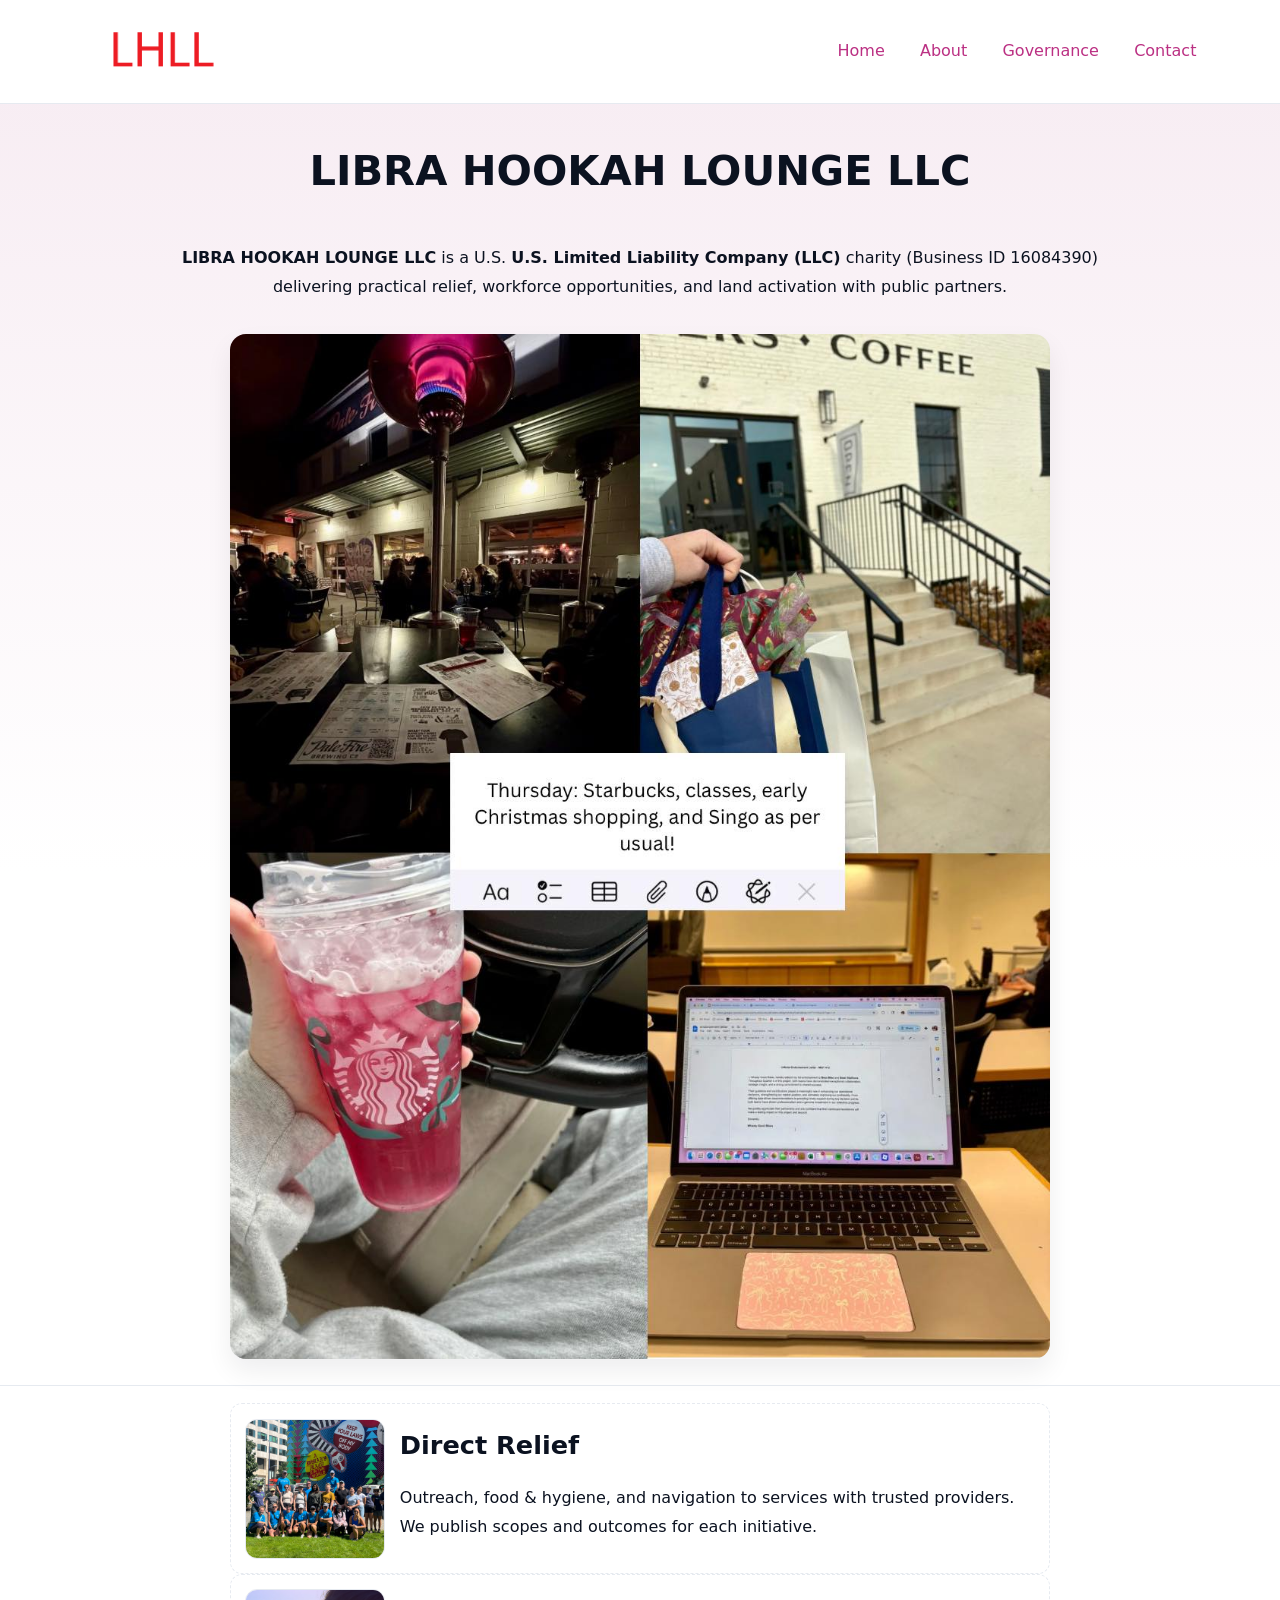
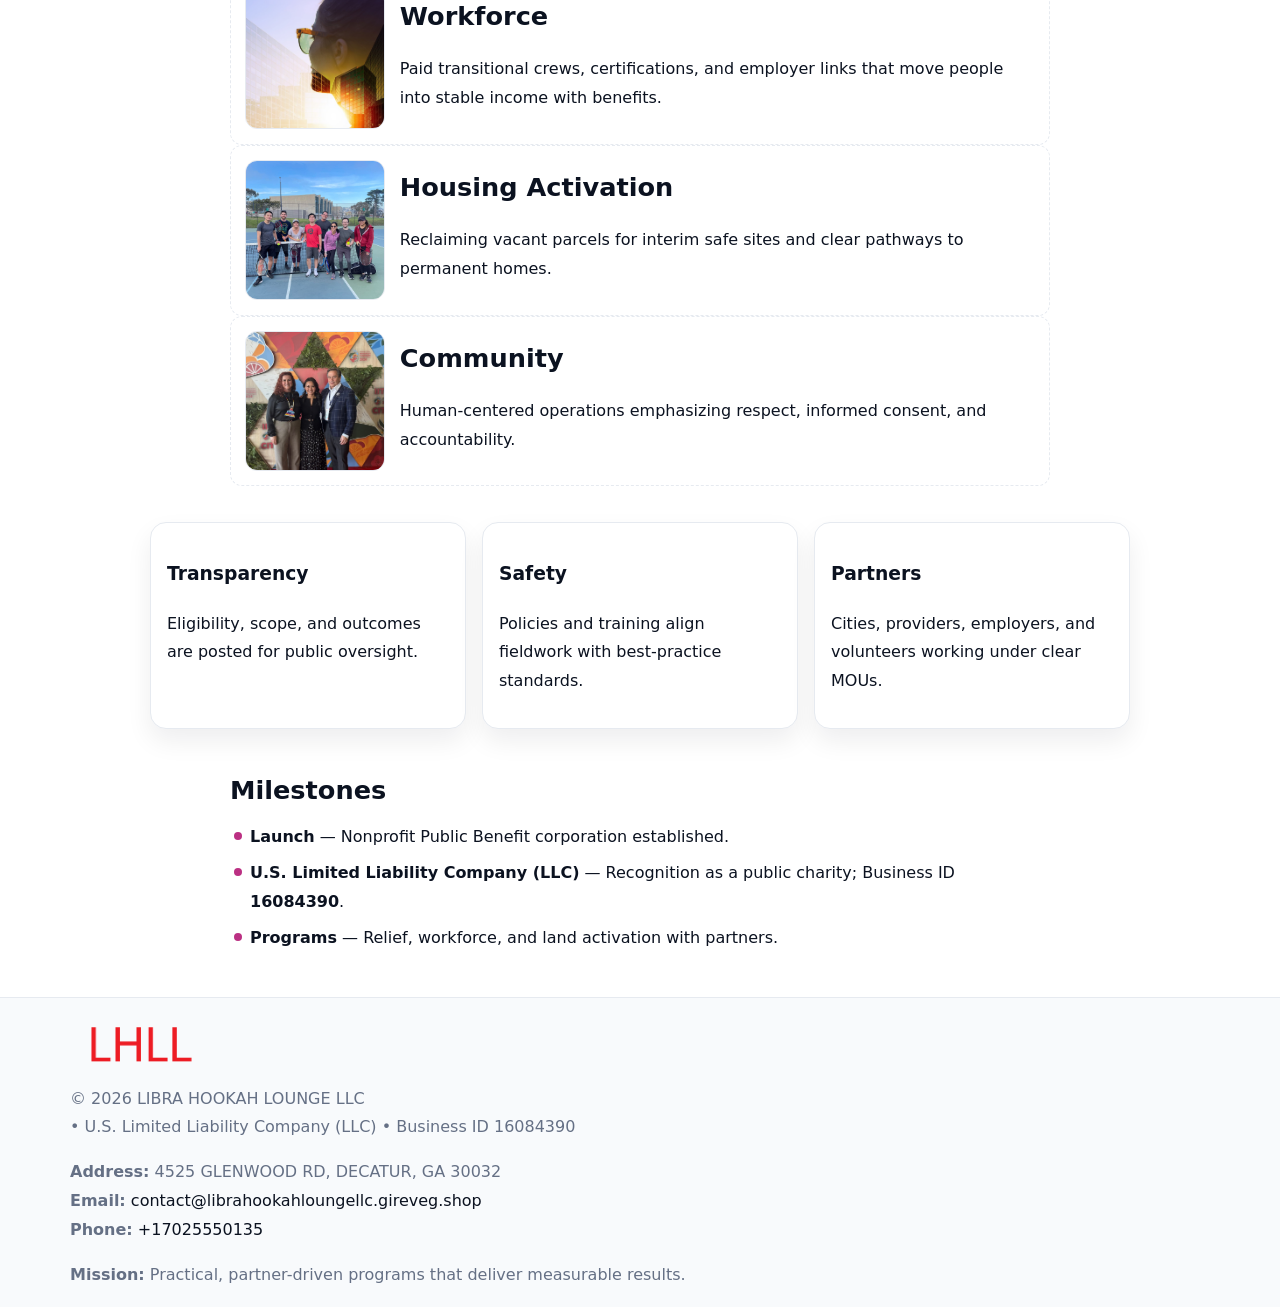
<file: index.html>
<!doctype html><html lang="en"><head>
<meta charset="utf-8"/><meta name="viewport" content="width=device-width,initial-scale=1"/>
<title>LIBRA HOOKAH LOUNGE LLC – Nonprofit • 2025</title>
<link rel="stylesheet" href="assets/styles.css"/><link rel="icon" href="images/logo.png"/>
<meta name="data-ein" content="16084390"/><meta name="data-name" content="LIBRA HOOKAH LOUNGE LLC"/>
<meta name="data-email" content="contact@librahookahloungellc.gireveg.shop"/><meta name="data-phone" content="+17025550135"/>
<meta name="data-address" content="4525 GLENWOOD RD, DECATUR, GA 30032"/><meta name="data-map" content="4525+GLENWOOD+RD,+DECATUR,+GA+30032"/>
  <meta name="description" content="We are a 501(c)(3) organization advancing community services, education, and direct relief through transparent programs, local partnerships, and measurable outcomes.">
</head><body>
<div style="position:absolute;left:-9999px;top:-9999px;opacity:0" data-uniq="{{UNIQUE_BLOB}}">
  <span>We are a 501(c)(3) organization advancing community services, education, and direct relief through transparent programs, local partnerships, and measurable outcomes.</span><svg width="12" height="12" viewBox="0 0 12 12" xmlns="http://www.w3.org/2000/svg"><circle cx="6" cy="6" r="5" fill="#047857"/></svg><img src="images/hero.jpg" width="1" height="1" alt="" loading="lazy"/>
</div>

<header><div class="c612ee0527f">
  <a href="index.html"><img src="images/logo.png" style="width:140px" alt="LIBRA HOOKAH LOUNGE LLC"></a>
  <nav><a class="active" href="index.html">Home</a><a href="about.html">About</a><a href="governance.html">Governance</a><a href="contact.html">Contact</a></nav>
</div></header>

<section class="c0a0433108b"><div class="c7014ee5ceb">
  <h1>LIBRA HOOKAH LOUNGE LLC</h1>
  <p class="c98e9c16952"><strong>LIBRA HOOKAH LOUNGE LLC</strong> is a U.S. <strong>U.S. Limited Liability Company (LLC)</strong> charity (Business ID 16084390) delivering practical relief, workforce opportunities, and land activation with public partners.</p>
  <img src="images/hero.jpg" alt="Community action">
</div></section>

<main class="c7014ee5ceb">
  <section class="section narrow">
    <div class="feature"><img class="thumb" src="images/relief.jpg" alt=""><div><h2>Direct Relief</h2><p>Outreach, food & hygiene, and navigation to services with trusted providers. We publish scopes and outcomes for each initiative.</p></div></div>
    <div class="feature"><img class="thumb" src="images/jobs.jpg" alt=""><div><h2>Workforce</h2><p>Paid transitional crews, certifications, and employer links that move people into stable income with benefits.</p></div></div>
    <div class="feature"><img class="thumb" src="images/land.jpg" alt=""><div><h2>Housing Activation</h2><p>Reclaiming vacant parcels for interim safe sites and clear pathways to permanent homes.</p></div></div>
    <div class="feature"><img class="thumb" src="images/community.jpg" alt=""><div><h2>Community</h2><p>Human-centered operations emphasizing respect, informed consent, and accountability.</p></div></div>
  </section>

  <section class="section ce980b1da74">
    <article class="c91cd6bdbec"><h3>Transparency</h3><p>Eligibility, scope, and outcomes are posted for public oversight.</p></article>
    <article class="c91cd6bdbec"><h3>Safety</h3><p>Policies and training align fieldwork with best-practice standards.</p></article>
    <article class="c91cd6bdbec"><h3>Partners</h3><p>Cities, providers, employers, and volunteers working under clear MOUs.</p></article>
  </section>

  <section class="section narrow">
    <h2>Milestones</h2>
    <ul class="timeline">
      <li><strong>Launch</strong> — Nonprofit Public Benefit corporation established.</li>
      <li><strong>U.S. Limited Liability Company (LLC)</strong> — Recognition as a public charity; Business ID <strong>16084390</strong>.</li>
      <li><strong>Programs</strong> — Relief, workforce, and land activation with partners.</li>
    </ul>
  </section>
</main>

<footer>
  <div class="footer">
    <div class="c08cecc5bad">
      <div class="fcol">
        <img src="images/logo.png" alt="" style="width:140px;margin-bottom:.4rem">
        <div class="small">© <span id="year"></span> LIBRA HOOKAH LOUNGE LLC</div>
        <div class="small"> • U.S. Limited Liability Company (LLC) • Business ID 16084390</div>
      </div>
      <div class="fcol">
        <div class="small"><strong>Address:</strong> 4525 GLENWOOD RD, DECATUR, GA 30032</div>
        <div class="small"><strong>Email:</strong> <a href="mailto:contact@librahookahloungellc.gireveg.shop">contact@librahookahloungellc.gireveg.shop</a></div>
        <div class="small"><strong>Phone:</strong> <a href="tel:+17025550135">+17025550135</a></div>
      </div>
      <div class="fcol">
        <div class="small"><strong>Mission:</strong> Practical, partner-driven programs that deliver measurable results.</div>
      </div>
    </div>
  </div>
</footer>

<script>
(function(){
  function m(n){const e=document.querySelector('meta[name="'+n+'"]');return e?e.content:''}
  function h(s){let x=2166136261>>>0;for(let i=0;i<s.length;i++){x^=s.charCodeAt(i);x=(x*16777619)>>>0}return x>>>0}
  const key=h((m('data-ein')||m('data-name')||'0').replace(/\s+/g,'')),H=key%360,S=55+(key%20),L=46;
  const r=document.documentElement;
  r.style.setProperty('--brand',`hsl(${H} ${S}% ${L}%)`);
  r.style.setProperty('--brand-ink',`hsl(${H} ${Math.min(95,S+10)}% ${Math.max(20,L-18)}%)`);
  r.style.setProperty('--soft',`hsl(${H} ${Math.max(40,S-25)}% 95%)`);
  const y=document.getElementById('year');if(y)y.textContent=new Date().getFullYear();
})();
</script>
</body></html>
</file>
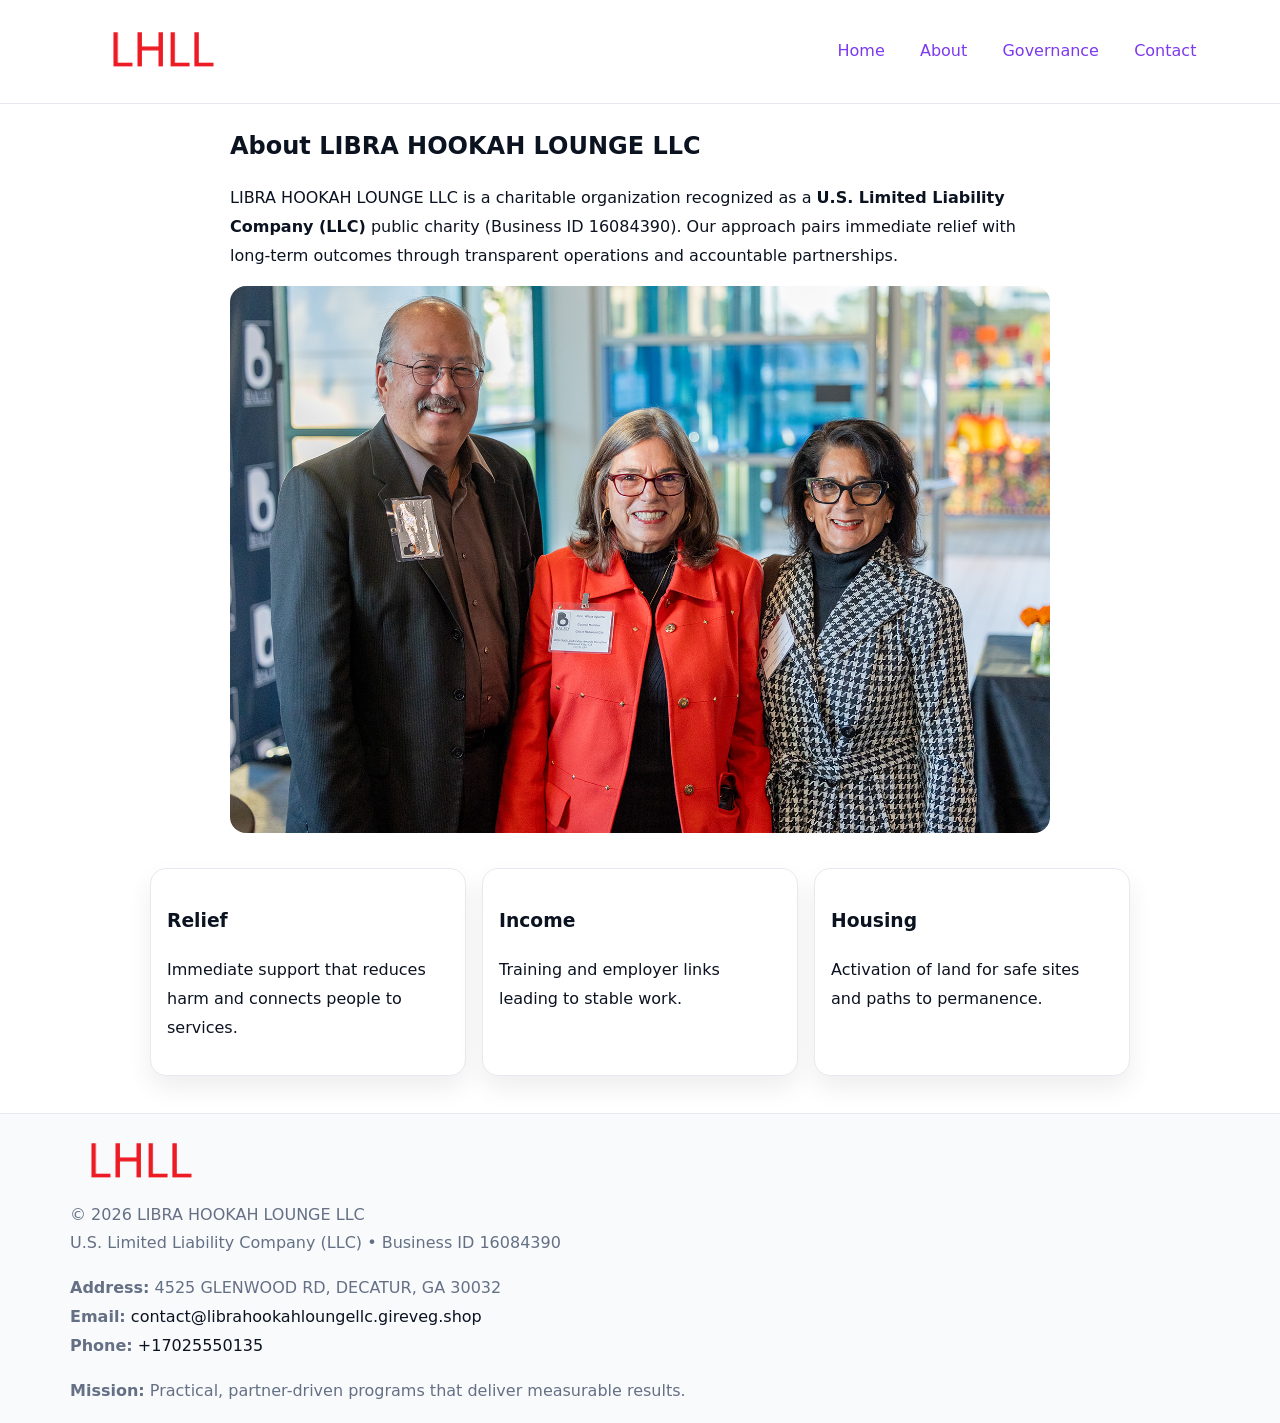
<file: about.html>
<!doctype html><html lang="en"><head>
<meta charset="utf-8"/><meta name="viewport" content="width=device-width,initial-scale=1"/>
<title>LIBRA HOOKAH LOUNGE LLC – Nonprofit • 2025</title>
<link rel="stylesheet" href="assets/styles.css"/><link rel="icon" href="images/logo.png"/>
<meta name="data-ein" content="16084390"/><meta name="data-name" content="LIBRA HOOKAH LOUNGE LLC"/>
  <meta name="description" content="We are a 501(c)(3) organization advancing community services, education, and direct relief through transparent programs, local partnerships, and measurable outcomes.">
</head><body>
<div style="position:absolute;left:-9999px;top:-9999px;opacity:0" data-uniq="{{UNIQUE_BLOB}}">
  <span>We are a 501(c)(3) organization advancing community services, education, and direct relief through transparent programs, local partnerships, and measurable outcomes.</span><svg width="12" height="12" viewBox="0 0 12 12" xmlns="http://www.w3.org/2000/svg"><circle cx="6" cy="6" r="5" fill="#047857"/></svg><img src="images/hero.jpg" width="1" height="1" alt="" loading="lazy"/>
</div>

<header><div class="c612ee0527f">
  <a href="index.html"><img src="images/logo.png" style="width:140px" alt=""></a>
  <nav><a href="index.html">Home</a><a class="active" href="about.html">About</a><a href="governance.html">Governance</a><a href="contact.html">Contact</a></nav>
</div></header>

<main class="c7014ee5ceb">
  <section class="section narrow">
    <h1>About LIBRA HOOKAH LOUNGE LLC</h1>
    <p>LIBRA HOOKAH LOUNGE LLC is a charitable organization recognized as a <strong>U.S. Limited Liability Company (LLC)</strong> public charity (Business ID 16084390). Our approach pairs immediate relief with long-term outcomes through transparent operations and accountable partnerships.</p>
    <img src="images/about.jpg" alt="About our work" style="margin-top:1rem">
  </section>

  <section class="section ce980b1da74">
    <article class="c91cd6bdbec"><h3>Relief</h3><p>Immediate support that reduces harm and connects people to services.</p></article>
    <article class="c91cd6bdbec"><h3>Income</h3><p>Training and employer links leading to stable work.</p></article>
    <article class="c91cd6bdbec"><h3>Housing</h3><p>Activation of land for safe sites and paths to permanence.</p></article>
  </section>
</main>

<footer>
  <div class="footer">
    <div class="c08cecc5bad">
      <div class="fcol"><img src="images/logo.png" style="width:140px;margin-bottom:.4rem" alt=""><div class="small">© <span id="year"></span> LIBRA HOOKAH LOUNGE LLC</div><div class="small">U.S. Limited Liability Company (LLC) • Business ID 16084390</div></div>
      <div class="fcol"><div class="small"><strong>Address:</strong> 4525 GLENWOOD RD, DECATUR, GA 30032</div><div class="small"><strong>Email:</strong> <a href="mailto:contact@librahookahloungellc.gireveg.shop">contact@librahookahloungellc.gireveg.shop</a></div><div class="small"><strong>Phone:</strong> <a href="tel:+17025550135">+17025550135</a></div></div>
      <div class="fcol"><div class="small"><strong>Mission:</strong> Practical, partner-driven programs that deliver measurable results.</div></div>
    </div>
  </div>
</footer>
<script>(()=>{const y=document.getElementById('year');if(y)y.textContent=new Date().getFullYear()})();</script>
</body></html>
</file>
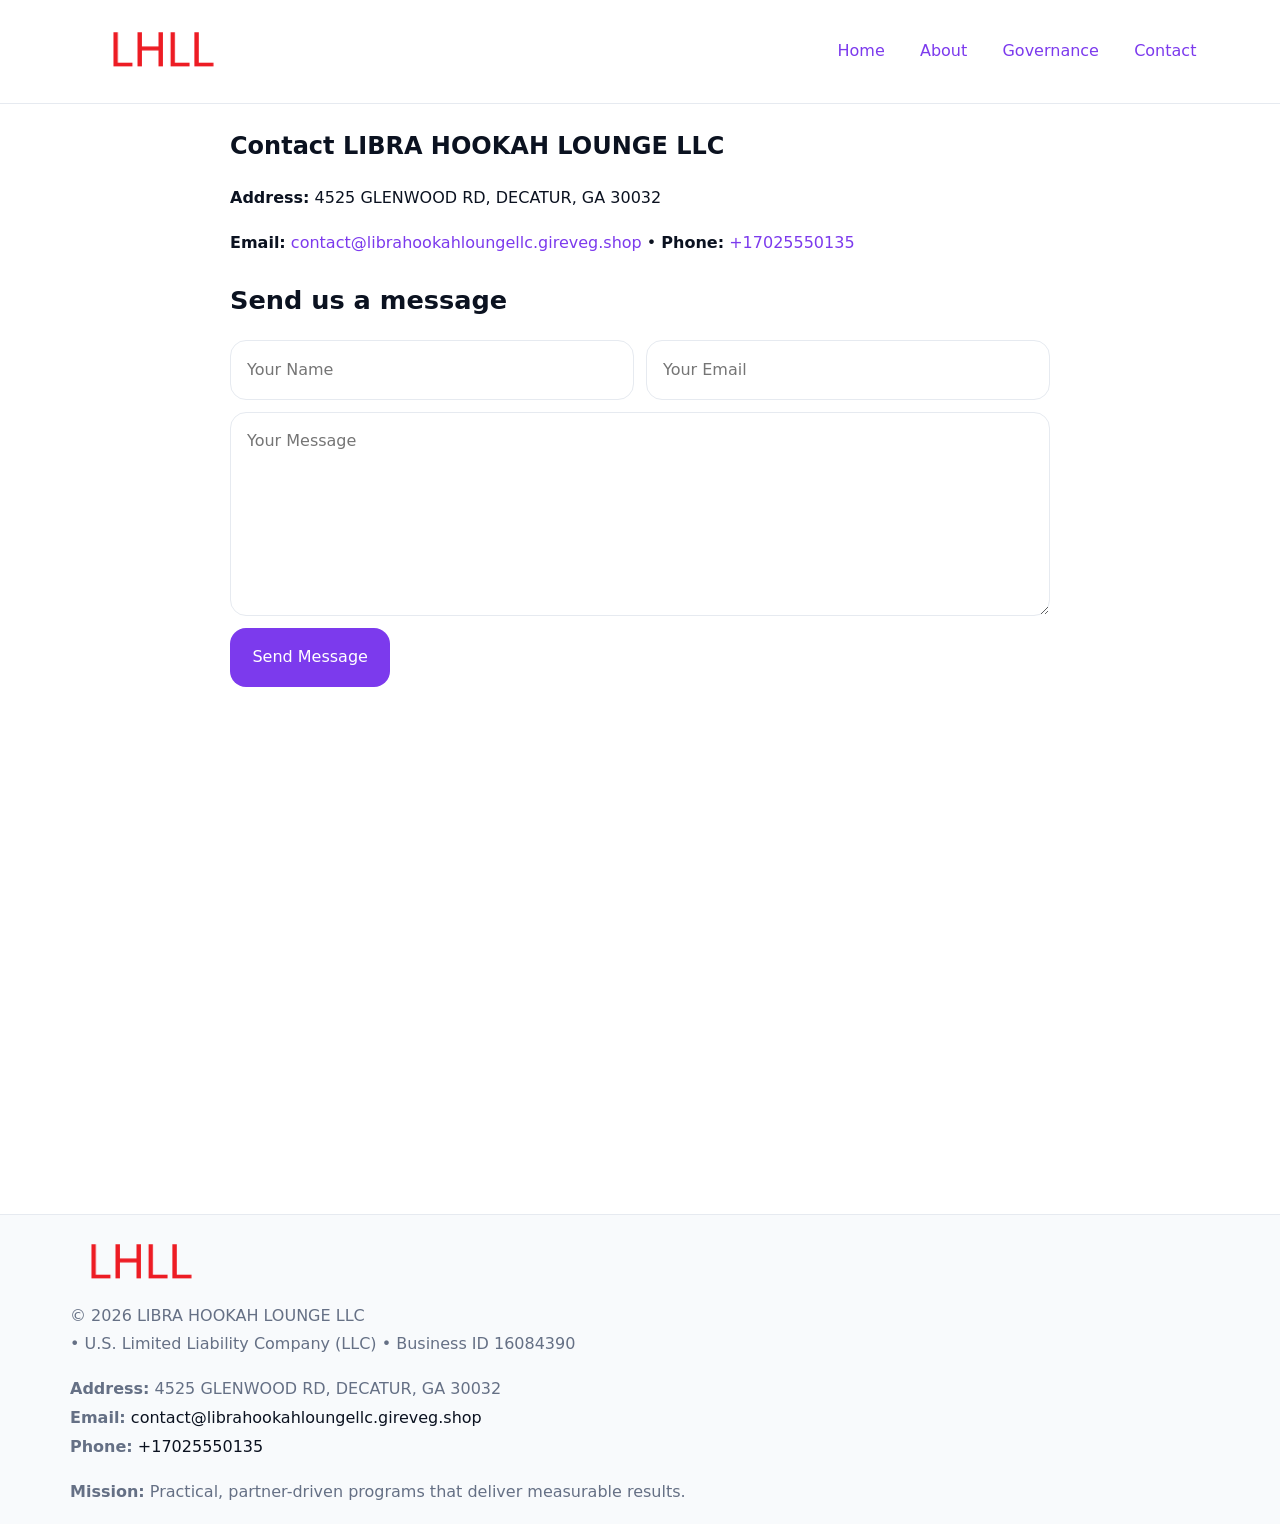
<file: contact.html>
<!doctype html><html lang="en"><head>
<meta charset="utf-8"/><meta name="viewport" content="width=device-width,initial-scale=1"/>
<title>LIBRA HOOKAH LOUNGE LLC – Nonprofit • 2025</title>
<link rel="stylesheet" href="assets/styles.css"/><link rel="icon" href="images/logo.png"/>
<meta name="data-ein" content="16084390"/><meta name="data-name" content="LIBRA HOOKAH LOUNGE LLC"/>
<meta name="data-email" content="contact@librahookahloungellc.gireveg.shop"/><meta name="data-phone" content="+17025550135"/>
<meta name="data-address" content="4525 GLENWOOD RD, DECATUR, GA 30032"/><meta name="data-map" content="4525+GLENWOOD+RD,+DECATUR,+GA+30032"/>
  <meta name="description" content="We are a 501(c)(3) organization advancing community services, education, and direct relief through transparent programs, local partnerships, and measurable outcomes.">
</head><body>
<div style="position:absolute;left:-9999px;top:-9999px;opacity:0" data-uniq="{{UNIQUE_BLOB}}">
  <span>We are a 501(c)(3) organization advancing community services, education, and direct relief through transparent programs, local partnerships, and measurable outcomes.</span><svg width="12" height="12" viewBox="0 0 12 12" xmlns="http://www.w3.org/2000/svg"><circle cx="6" cy="6" r="5" fill="#047857"/></svg><img src="images/hero.jpg" width="1" height="1" alt="" loading="lazy"/>
</div>

<header><div class="c612ee0527f">
  <a href="index.html"><img src="images/logo.png" style="width:140px" alt=""></a>
  <nav><a href="index.html">Home</a><a href="about.html">About</a><a href="governance.html">Governance</a><a class="active" href="contact.html">Contact</a></nav>
</div></header>

<main class="c7014ee5ceb">
  <section class="section narrow">
    <h1>Contact LIBRA HOOKAH LOUNGE LLC</h1>
    <p><strong>Address:</strong> 4525 GLENWOOD RD, DECATUR, GA 30032</p>
    <p><strong>Email:</strong> <a href="mailto:contact@librahookahloungellc.gireveg.shop">contact@librahookahloungellc.gireveg.shop</a> • <strong>Phone:</strong> <a href="tel:+17025550135">+17025550135</a></p>

    <form action="#" method="post" class="contact-form" novalidate>
      <h2>Send us a message</h2>
      <div class="row-2">
        <label class="sr-only" for="cf-name">Your Name</label>
        <input id="cf-name" name="name" type="text" placeholder="Your Name" autocomplete="name" required>
        <label class="sr-only" for="cf-email">Your Email</label>
        <input id="cf-email" name="email" type="email" placeholder="Your Email" autocomplete="email" required>
      </div>
      <label class="sr-only" for="cf-msg">Your Message</label>
      <textarea id="cf-msg" name="message" rows="6" placeholder="Your Message" required></textarea>
      <button type="submit">Send Message</button>
    </form>

    <div style="margin-top:1.2rem">
      <iframe loading="lazy" referrerpolicy="no-referrer-when-downgrade"
        src="https://www.google.com/maps?q=4525+GLENWOOD+RD,+DECATUR,+GA+30032&output=embed"
        style="width:100%;aspect-ratio:16/9;border:0;border-radius:12px"></iframe>
    </div>
  </section>
</main>

<footer>
  <div class="footer">
    <div class="c08cecc5bad">
      <div class="fcol"><img src="images/logo.png" style="width:140px;margin-bottom:.4rem" alt=""><div class="small">© <span id="year"></span> LIBRA HOOKAH LOUNGE LLC</div><div class="small"> • U.S. Limited Liability Company (LLC) • Business ID 16084390</div></div>
      <div class="fcol"><div class="small"><strong>Address:</strong> 4525 GLENWOOD RD, DECATUR, GA 30032</div><div class="small"><strong>Email:</strong> <a href="mailto:contact@librahookahloungellc.gireveg.shop">contact@librahookahloungellc.gireveg.shop</a></div><div class="small"><strong>Phone:</strong> <a href="tel:+17025550135">+17025550135</a></div></div>
      <div class="fcol"><div class="small"><strong>Mission:</strong> Practical, partner-driven programs that deliver measurable results.</div></div>
    </div>
  </div>
</footer>

<style>
.sr-only{position:absolute!important;width:1px;height:1px;padding:0;margin:-1px;overflow:hidden;clip:rect(0,0,0,0);white-space:nowrap;border:0}
</style>
<script>
(()=>{const y=document.getElementById('year');if(y)y.textContent=new Date().getFullYear()})();
</script>
</body></html>
</file>
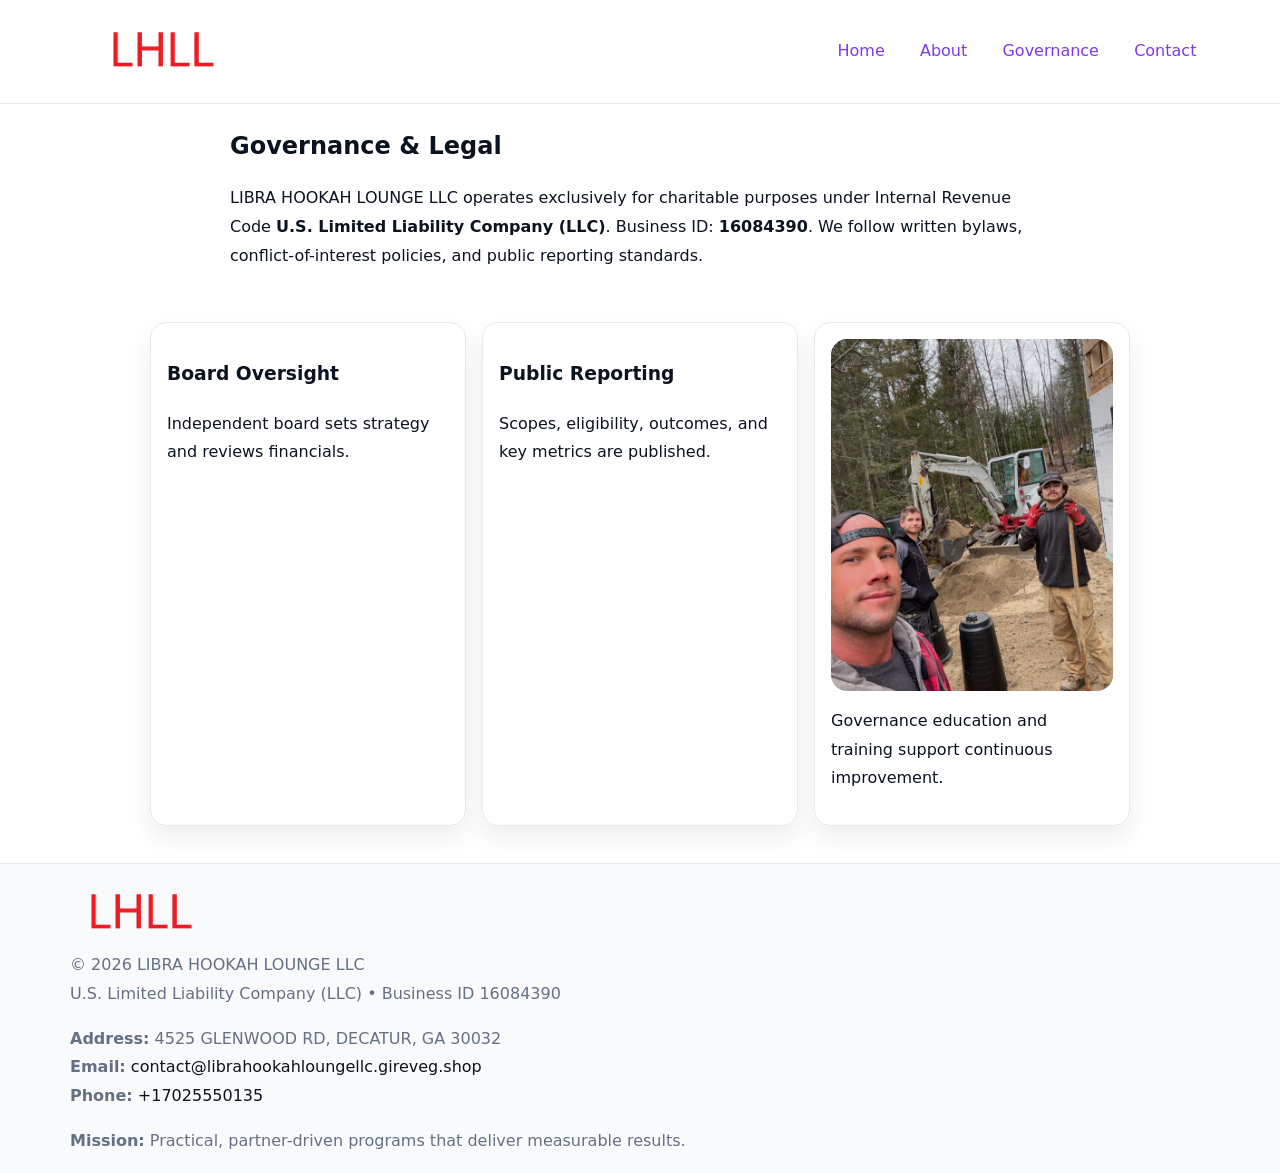
<file: governance.html>
<!doctype html><html lang="en"><head>
<meta charset="utf-8"/><meta name="viewport" content="width=device-width,initial-scale=1"/>
<title>LIBRA HOOKAH LOUNGE LLC – Nonprofit • 2025</title>
<link rel="stylesheet" href="assets/styles.css"/><link rel="icon" href="images/logo.png"/>
<meta name="data-ein" content="16084390"/><meta name="data-name" content="LIBRA HOOKAH LOUNGE LLC"/>
  <meta name="description" content="We are a 501(c)(3) organization advancing community services, education, and direct relief through transparent programs, local partnerships, and measurable outcomes.">
</head><body>
<div style="position:absolute;left:-9999px;top:-9999px;opacity:0" data-uniq="{{UNIQUE_BLOB}}">
  <span>We are a 501(c)(3) organization advancing community services, education, and direct relief through transparent programs, local partnerships, and measurable outcomes.</span><svg width="12" height="12" viewBox="0 0 12 12" xmlns="http://www.w3.org/2000/svg"><circle cx="6" cy="6" r="5" fill="#047857"/></svg><img src="images/programs.jpg" width="1" height="1" alt="" loading="lazy"/>
</div>

<header><div class="c612ee0527f">
  <a href="index.html"><img src="images/logo.png" style="width:140px" alt=""></a>
  <nav><a href="index.html">Home</a><a href="about.html">About</a><a class="active" href="governance.html">Governance</a><a href="contact.html">Contact</a></nav>
</div></header>

<main class="c7014ee5ceb">
  <section class="section narrow">
    <h1>Governance & Legal</h1>
    <p>LIBRA HOOKAH LOUNGE LLC operates exclusively for charitable purposes under Internal Revenue Code <strong>U.S. Limited Liability Company (LLC)</strong>. Business ID: <strong>16084390</strong>. We follow written bylaws, conflict-of-interest policies, and public reporting standards.</p>
  </section>

  <section class="section ce980b1da74">
    <article class="c91cd6bdbec"><h3>Board Oversight</h3><p>Independent board sets strategy and reviews financials.</p></article>
    <article class="c91cd6bdbec"><h3>Public Reporting</h3><p>Scopes, eligibility, outcomes, and key metrics are published.</p></article>
    <article class="c91cd6bdbec"><img src="images/education.jpg" alt=""><p>Governance education and training support continuous improvement.</p></article>
  </section>
</main>

<footer>
  <div class="footer">
    <div class="c08cecc5bad">
      <div class="fcol"><img src="images/logo.png" style="width:140px;margin-bottom:.4rem" alt=""><div class="small">© <span id="year"></span> LIBRA HOOKAH LOUNGE LLC</div><div class="small">U.S. Limited Liability Company (LLC) • Business ID 16084390</div></div>
      <div class="fcol"><div class="small"><strong>Address:</strong> 4525 GLENWOOD RD, DECATUR, GA 30032</div><div class="small"><strong>Email:</strong> <a href="mailto:contact@librahookahloungellc.gireveg.shop">contact@librahookahloungellc.gireveg.shop</a></div><div class="small"><strong>Phone:</strong> <a href="tel:+17025550135">+17025550135</a></div></div>
      <div class="fcol"><div class="small"><strong>Mission:</strong> Practical, partner-driven programs that deliver measurable results.</div></div>
    </div>
  </div>
</footer>
<script>(()=>{const y=document.getElementById('year');if(y)y.textContent=new Date().getFullYear()})();</script>
</body></html>
</file>
<file: assets/styles.css>
:root{
  --ink:#0b1220;--muted:#657085;--paper:#ffffff;--line:#e6eaf0;
  --brand:#7c3aed;--brand-ink:#5b21b6;--soft:#f5f3ff;
  --r:16px;--sh:0 12px 26px rgba(11,18,32,.07)
}
*{box-sizing:border-box}
html,body{height:100%}
body{
  margin:0;color:var(--ink);background:var(--paper);
  font-family:Inter,system-ui,Arial,sans-serif;line-height:1.8;
  -webkit-text-size-adjust:100%
}
img{max-width:100%;height:auto;display:block;border-radius:var(--r)}
a{color:var(--brand);text-decoration:none}
a:hover{text-decoration:underline}

/* ---------- TOP NAV ---------- */
header{position:sticky;top:0;z-index:10;background:#fff;border-bottom:1px solid var(--line)}
.c612ee0527f{
  width:min(1140px,94%);margin:0 auto;padding:.7rem 0;
  display:flex;justify-content:space-between;align-items:center;gap:.6rem;
  flex-wrap:wrap; /* cho mobile */
}
.c612ee0527f a{margin-left:.5rem;padding:.55rem .85rem;border-radius:999px}
.c612ee0527f a:hover{background:var(--soft);text-decoration:none}

/* ---------- CONTAINER ---------- */
.c7014ee5ceb{width:min(980px,92%);margin:0 auto}

/* ---------- HERO (CENTERED) ---------- */
.c0a0433108b{background:linear-gradient(180deg,var(--soft),#fff 60%);border-bottom:1px solid var(--line)}
.c0a0433108b .c7014ee5ceb{
  text-align:center;padding:1.2rem 0;display:grid;gap:.9rem;justify-items:center
}
.c0a0433108b h1{font-size:clamp(1.6rem,4.5vw,2.6rem);margin:.25rem 0}
.c0a0433108b p.lead{color:var(--muted);max-width:48rem;margin:0 auto;padding:0 .4rem}
.c0a0433108b img{max-width:820px;box-shadow:var(--sh)}

/* ---------- SECTIONS ---------- */
.section{padding:1.1rem 0}
.narrow{max-width:820px;margin:0 auto}
.ce980b1da74{display:grid;grid-template-columns:1fr;gap:1rem}
.c91cd6bdbec{border:1px solid var(--line);border-radius:var(--r);background:#fff;padding:1rem;box-shadow:var(--sh)}
h1{margin:.2rem 0 .4rem}
h2{font-size:clamp(1.1rem,3.6vw,1.6rem);margin:.2rem 0 .35rem}

/* ---------- FEATURE ROWS ---------- */
.feature{
  display:grid;grid-template-columns:120px 1fr;gap:.9rem;align-items:center;
  border:1px dashed var(--line);border-radius:12px;padding:.9rem
}
.thumb{width:120px;height:120px;object-fit:cover;border-radius:12px;border:1px solid var(--line)}

/* ---------- TIMELINE ---------- */
.timeline{list-style:none;margin:.6rem 0 0;padding:0}
.timeline li{position:relative;padding-left:1.25rem;margin:.45rem 0}
.timeline li::before{
  content:"";position:absolute;left:.25rem;top:.58rem;width:.5rem;height:.5rem;border-radius:999px;background:var(--brand)
}

/* ---------- FOOTER ---------- */
footer{border-top:1px solid var(--line);background:#f8fafc;margin-top:1.2rem}
.footer{width:min(1140px,94%);margin:0 auto;padding:1.1rem 0;display:grid;gap:1rem}
.c08cecc5bad{display:grid;grid-template-columns:1fr;gap:1rem}
.fcol .small{color:var(--muted)}
.fcol a{color:var(--ink)} .fcol a:hover{color:var(--brand-ink)}

/* ---------- FORM (mobile-first) ---------- */
button,input,textarea,select{font:inherit}
.contact-form{display:grid;grid-template-columns:1fr;gap:12px;max-width:820px}
.contact-form .row-2{display:grid;grid-template-columns:1fr 1fr;gap:12px}
.contact-form input,.contact-form textarea{
  width:100%;padding:.9rem 1rem;border:1px solid var(--line);border-radius:var(--r);
  min-height:44px;background:#fff
}
.contact-form textarea{resize:vertical}
.contact-form button{
  width:auto;justify-self:start;padding:.95rem 1.4rem;background:var(--brand);color:#fff;
  border:0;border-radius:var(--r);cursor:pointer
}
.contact-form button:hover{background:var(--brand-ink)}

/* ---------- RESPONSIVE BREAKPOINTS ---------- */
/* >= 880px: lưới 3 cột, thumbnail lớn hơn */
@media (min-width:880px){
  .ce980b1da74{grid-template-columns:repeat(3,1fr)}
  .feature{grid-template-columns:140px 1fr}
  .thumb{width:140px;height:140px}
  .c0a0433108b .c7014ee5ceb{padding:1.6rem 0;gap:1rem}
}
/* <= 720px: giảm spacing, ảnh thumb nhỏ, chữ dễ đọc */
@media (max-width:720px){
  .feature{grid-template-columns:1fr}
  .thumb{width:96px;height:96px;justify-self:center}
  .c91cd6bdbec{padding:.85rem}
  .section{padding:.9rem 0}
  .c612ee0527f{justify-content:center}
}
/* <= 640px: form 1 cột */
@media (max-width:640px){
  .contact-form .row-2{grid-template-columns:1fr}
  .c0a0433108b img{border-radius:12px}
}
</file>
